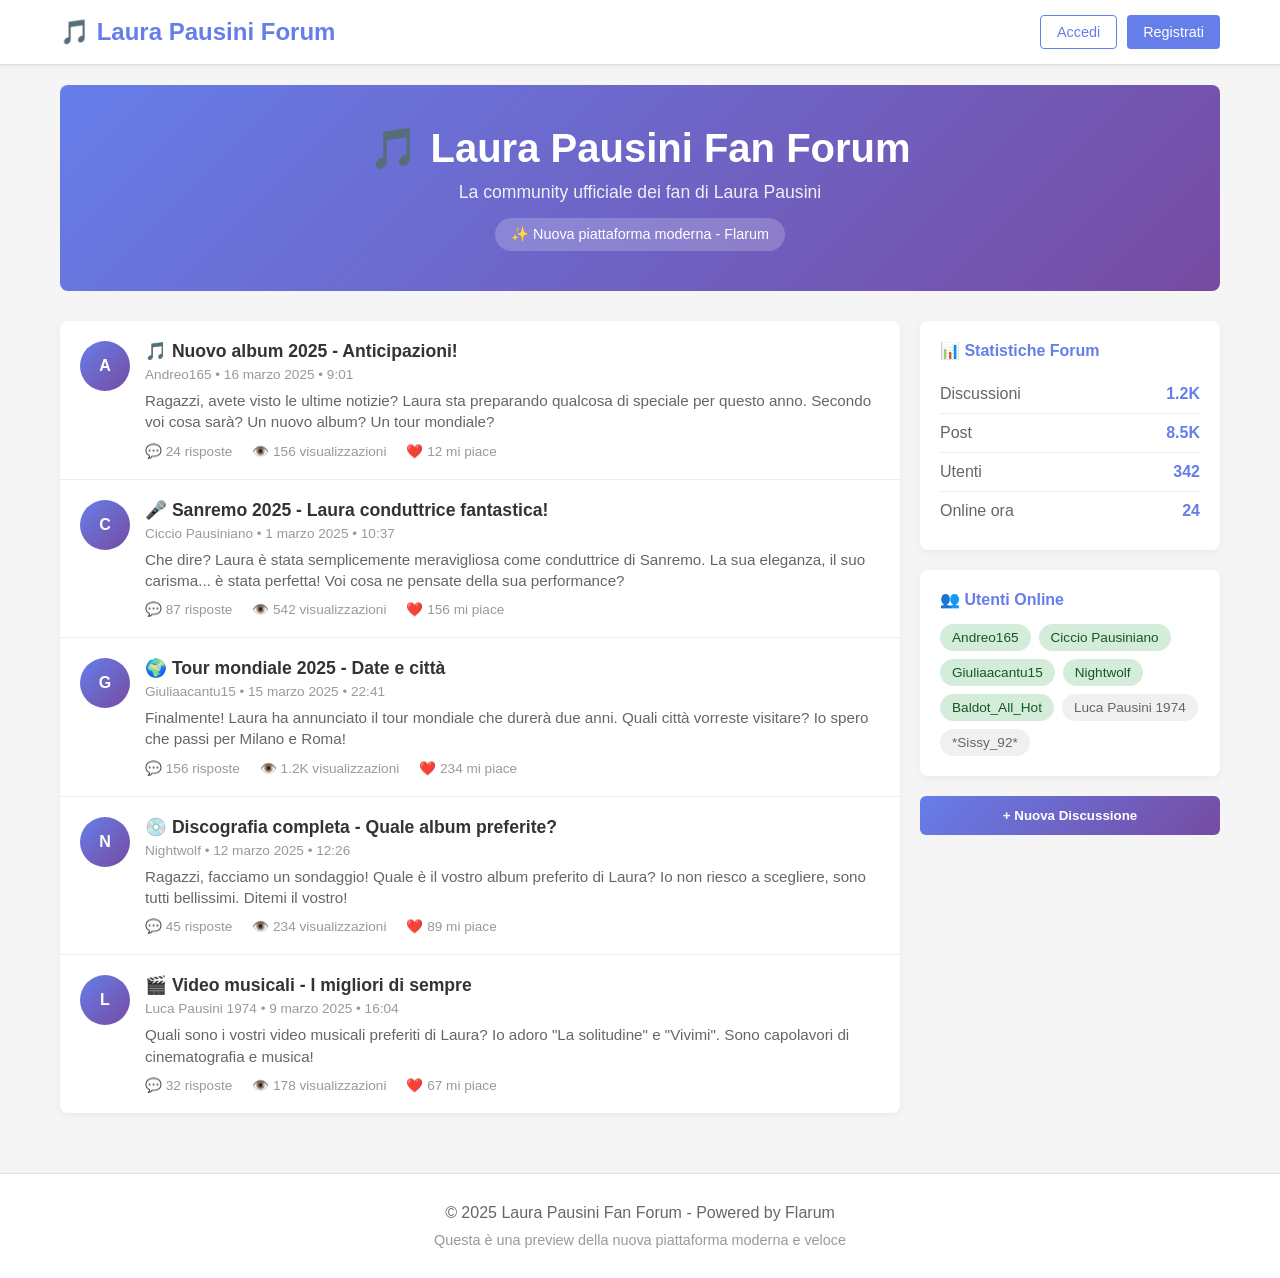
<file: forum-migration/public/index.html>
<!DOCTYPE html>
<html lang="it">
<head>
    <meta charset="UTF-8">
    <meta name="viewport" content="width=device-width, initial-scale=1.0">
    <title>Laura Pausini Fan Forum - Flarum</title>
    <style>
        * {
            margin: 0;
            padding: 0;
            box-sizing: border-box;
        }
        
        body {
            font-family: -apple-system, BlinkMacSystemFont, 'Segoe UI', Roboto, sans-serif;
            background: #f5f5f5;
            color: #333;
        }
        
        .navbar {
            background: white;
            border-bottom: 1px solid #ddd;
            padding: 15px 0;
            position: sticky;
            top: 0;
            z-index: 100;
            box-shadow: 0 2px 4px rgba(0,0,0,0.05);
        }
        
        .navbar-content {
            max-width: 1200px;
            margin: 0 auto;
            padding: 0 20px;
            display: flex;
            justify-content: space-between;
            align-items: center;
        }
        
        .logo {
            font-size: 1.5em;
            font-weight: bold;
            color: #667eea;
        }
        
        .nav-buttons {
            display: flex;
            gap: 10px;
        }
        
        .btn-small {
            padding: 8px 16px;
            border-radius: 4px;
            border: none;
            cursor: pointer;
            font-size: 0.9em;
        }
        
        .btn-login {
            background: white;
            color: #667eea;
            border: 1px solid #667eea;
        }
        
        .btn-signup {
            background: #667eea;
            color: white;
        }
        
        .container {
            max-width: 1200px;
            margin: 0 auto;
            padding: 20px;
        }
        
        .hero {
            background: linear-gradient(135deg, #667eea 0%, #764ba2 100%);
            color: white;
            padding: 40px;
            border-radius: 8px;
            margin-bottom: 30px;
            text-align: center;
        }
        
        .hero h1 {
            font-size: 2.5em;
            margin-bottom: 10px;
        }
        
        .hero p {
            font-size: 1.1em;
            opacity: 0.9;
        }
        
        .badge {
            display: inline-block;
            background: rgba(255,255,255,0.2);
            color: white;
            padding: 8px 16px;
            border-radius: 20px;
            font-size: 0.9em;
            margin-top: 15px;
        }
        
        .main-content {
            display: grid;
            grid-template-columns: 1fr 300px;
            gap: 20px;
        }
        
        .discussions {
            background: white;
            border-radius: 8px;
            overflow: hidden;
            box-shadow: 0 2px 8px rgba(0,0,0,0.05);
        }
        
        .discussion-item {
            padding: 20px;
            border-bottom: 1px solid #eee;
            display: flex;
            gap: 15px;
            transition: background 0.2s;
            cursor: pointer;
        }
        
        .discussion-item:hover {
            background: #f9f9f9;
        }
        
        .discussion-item:last-child {
            border-bottom: none;
        }
        
        .avatar {
            width: 50px;
            height: 50px;
            border-radius: 50%;
            background: linear-gradient(135deg, #667eea 0%, #764ba2 100%);
            display: flex;
            align-items: center;
            justify-content: center;
            color: white;
            font-weight: bold;
            flex-shrink: 0;
        }
        
        .discussion-content {
            flex: 1;
        }
        
        .discussion-title {
            font-size: 1.1em;
            font-weight: 600;
            color: #333;
            margin-bottom: 5px;
        }
        
        .discussion-meta {
            font-size: 0.85em;
            color: #999;
            margin-bottom: 8px;
        }
        
        .discussion-excerpt {
            color: #666;
            font-size: 0.95em;
            line-height: 1.4;
        }
        
        .discussion-stats {
            display: flex;
            gap: 20px;
            margin-top: 10px;
            font-size: 0.85em;
            color: #999;
        }
        
        .sidebar {
            display: flex;
            flex-direction: column;
            gap: 20px;
        }
        
        .sidebar-box {
            background: white;
            border-radius: 8px;
            padding: 20px;
            box-shadow: 0 2px 8px rgba(0,0,0,0.05);
        }
        
        .sidebar-box h3 {
            color: #667eea;
            margin-bottom: 15px;
            font-size: 1em;
        }
        
        .stat-item {
            display: flex;
            justify-content: space-between;
            padding: 10px 0;
            border-bottom: 1px solid #eee;
        }
        
        .stat-item:last-child {
            border-bottom: none;
        }
        
        .stat-label {
            color: #666;
        }
        
        .stat-value {
            font-weight: bold;
            color: #667eea;
        }
        
        .btn-new-discussion {
            background: linear-gradient(135deg, #667eea 0%, #764ba2 100%);
            color: white;
            border: none;
            padding: 12px 20px;
            border-radius: 6px;
            cursor: pointer;
            font-weight: 600;
            width: 100%;
        }
        
        .btn-new-discussion:hover {
            opacity: 0.9;
        }
        
        .online-users {
            display: flex;
            flex-wrap: wrap;
            gap: 8px;
        }
        
        .user-badge {
            background: #f0f0f0;
            padding: 6px 12px;
            border-radius: 20px;
            font-size: 0.85em;
            color: #666;
        }
        
        .user-badge.online {
            background: #d4edda;
            color: #155724;
        }
        
        footer {
            background: white;
            border-top: 1px solid #ddd;
            padding: 30px 0;
            margin-top: 40px;
            text-align: center;
            color: #666;
        }
        
        @media (max-width: 768px) {
            .main-content {
                grid-template-columns: 1fr;
            }
            
            .navbar-content {
                flex-direction: column;
                gap: 15px;
            }
            
            .hero h1 {
                font-size: 1.8em;
            }
        }
    </style>
</head>
<body>
    <div class="navbar">
        <div class="navbar-content">
            <div class="logo">🎵 Laura Pausini Forum</div>
            <div class="nav-buttons">
                <button class="btn-small btn-login">Accedi</button>
                <button class="btn-small btn-signup">Registrati</button>
            </div>
        </div>
    </div>
    
    <div class="container">
        <div class="hero">
            <h1>🎵 Laura Pausini Fan Forum</h1>
            <p>La community ufficiale dei fan di Laura Pausini</p>
            <span class="badge">✨ Nuova piattaforma moderna - Flarum</span>
        </div>
        
        <div class="main-content">
            <div class="discussions">
                <!-- Discussione 1 -->
                <div class="discussion-item">
                    <div class="avatar">A</div>
                    <div class="discussion-content">
                        <div class="discussion-title">🎵 Nuovo album 2025 - Anticipazioni!</div>
                        <div class="discussion-meta">Andreo165 • 16 marzo 2025 • 9:01</div>
                        <div class="discussion-excerpt">Ragazzi, avete visto le ultime notizie? Laura sta preparando qualcosa di speciale per questo anno. Secondo voi cosa sarà? Un nuovo album? Un tour mondiale?</div>
                        <div class="discussion-stats">
                            <span>💬 24 risposte</span>
                            <span>👁️ 156 visualizzazioni</span>
                            <span>❤️ 12 mi piace</span>
                        </div>
                    </div>
                </div>
                
                <!-- Discussione 2 -->
                <div class="discussion-item">
                    <div class="avatar">C</div>
                    <div class="discussion-content">
                        <div class="discussion-title">🎤 Sanremo 2025 - Laura conduttrice fantastica!</div>
                        <div class="discussion-meta">Ciccio Pausiniano • 1 marzo 2025 • 10:37</div>
                        <div class="discussion-excerpt">Che dire? Laura è stata semplicemente meravigliosa come conduttrice di Sanremo. La sua eleganza, il suo carisma... è stata perfetta! Voi cosa ne pensate della sua performance?</div>
                        <div class="discussion-stats">
                            <span>💬 87 risposte</span>
                            <span>👁️ 542 visualizzazioni</span>
                            <span>❤️ 156 mi piace</span>
                        </div>
                    </div>
                </div>
                
                <!-- Discussione 3 -->
                <div class="discussion-item">
                    <div class="avatar">G</div>
                    <div class="discussion-content">
                        <div class="discussion-title">🌍 Tour mondiale 2025 - Date e città</div>
                        <div class="discussion-meta">Giuliaacantu15 • 15 marzo 2025 • 22:41</div>
                        <div class="discussion-excerpt">Finalmente! Laura ha annunciato il tour mondiale che durerà due anni. Quali città vorreste visitare? Io spero che passi per Milano e Roma!</div>
                        <div class="discussion-stats">
                            <span>💬 156 risposte</span>
                            <span>👁️ 1.2K visualizzazioni</span>
                            <span>❤️ 234 mi piace</span>
                        </div>
                    </div>
                </div>
                
                <!-- Discussione 4 -->
                <div class="discussion-item">
                    <div class="avatar">N</div>
                    <div class="discussion-content">
                        <div class="discussion-title">💿 Discografia completa - Quale album preferite?</div>
                        <div class="discussion-meta">Nightwolf • 12 marzo 2025 • 12:26</div>
                        <div class="discussion-excerpt">Ragazzi, facciamo un sondaggio! Quale è il vostro album preferito di Laura? Io non riesco a scegliere, sono tutti bellissimi. Ditemi il vostro!</div>
                        <div class="discussion-stats">
                            <span>💬 45 risposte</span>
                            <span>👁️ 234 visualizzazioni</span>
                            <span>❤️ 89 mi piace</span>
                        </div>
                    </div>
                </div>
                
                <!-- Discussione 5 -->
                <div class="discussion-item">
                    <div class="avatar">L</div>
                    <div class="discussion-content">
                        <div class="discussion-title">🎬 Video musicali - I migliori di sempre</div>
                        <div class="discussion-meta">Luca Pausini 1974 • 9 marzo 2025 • 16:04</div>
                        <div class="discussion-excerpt">Quali sono i vostri video musicali preferiti di Laura? Io adoro "La solitudine" e "Vivimi". Sono capolavori di cinematografia e musica!</div>
                        <div class="discussion-stats">
                            <span>💬 32 risposte</span>
                            <span>👁️ 178 visualizzazioni</span>
                            <span>❤️ 67 mi piace</span>
                        </div>
                    </div>
                </div>
            </div>
            
            <div class="sidebar">
                <div class="sidebar-box">
                    <h3>📊 Statistiche Forum</h3>
                    <div class="stat-item">
                        <span class="stat-label">Discussioni</span>
                        <span class="stat-value">1.2K</span>
                    </div>
                    <div class="stat-item">
                        <span class="stat-label">Post</span>
                        <span class="stat-value">8.5K</span>
                    </div>
                    <div class="stat-item">
                        <span class="stat-label">Utenti</span>
                        <span class="stat-value">342</span>
                    </div>
                    <div class="stat-item">
                        <span class="stat-label">Online ora</span>
                        <span class="stat-value">24</span>
                    </div>
                </div>
                
                <div class="sidebar-box">
                    <h3>👥 Utenti Online</h3>
                    <div class="online-users">
                        <div class="user-badge online">Andreo165</div>
                        <div class="user-badge online">Ciccio Pausiniano</div>
                        <div class="user-badge online">Giuliaacantu15</div>
                        <div class="user-badge online">Nightwolf</div>
                        <div class="user-badge online">Baldot_All_Hot</div>
                        <div class="user-badge">Luca Pausini 1974</div>
                        <div class="user-badge">*Sissy_92*</div>
                    </div>
                </div>
                
                <button class="btn-new-discussion">+ Nuova Discussione</button>
            </div>
        </div>
    </div>
    
    <footer>
        <p>© 2025 Laura Pausini Fan Forum - Powered by Flarum</p>
        <p style="margin-top: 10px; font-size: 0.9em; color: #999;">Questa è una preview della nuova piattaforma moderna e veloce</p>
    </footer>
</body>
</html>
</file>
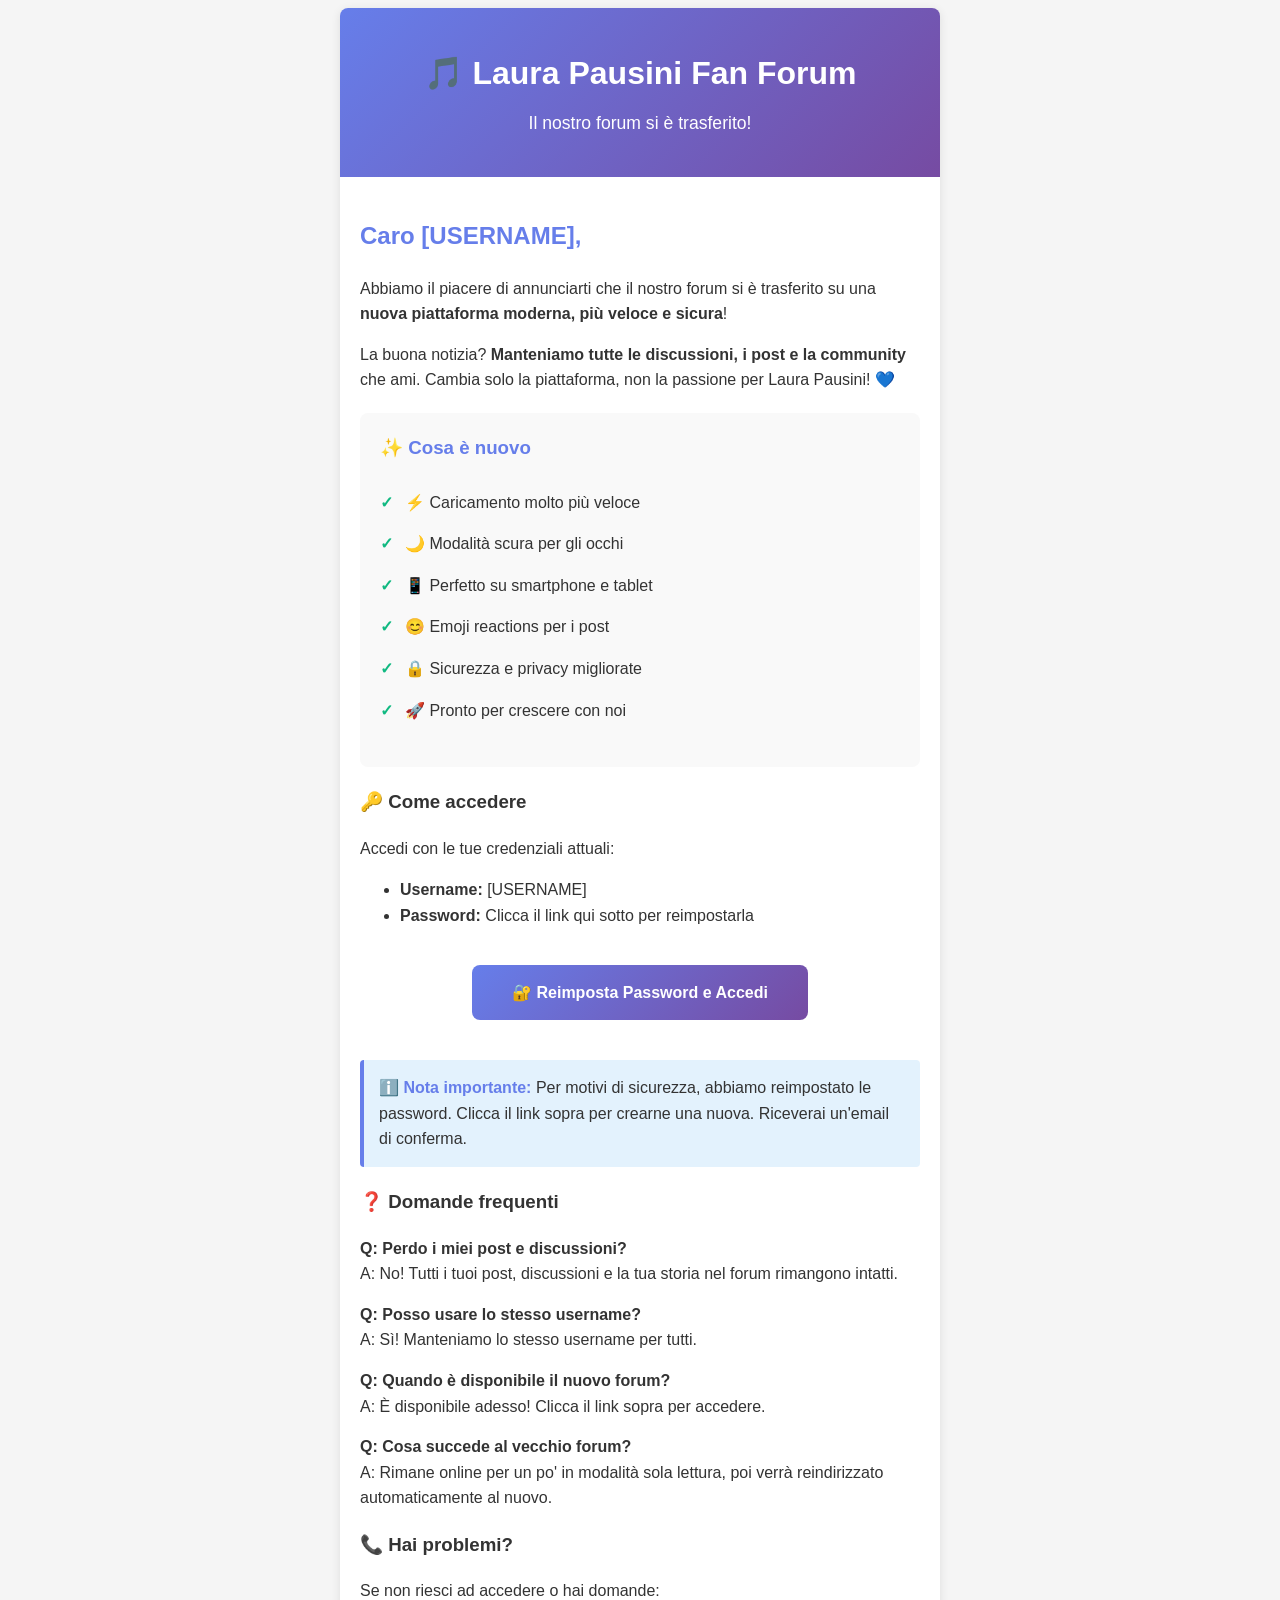
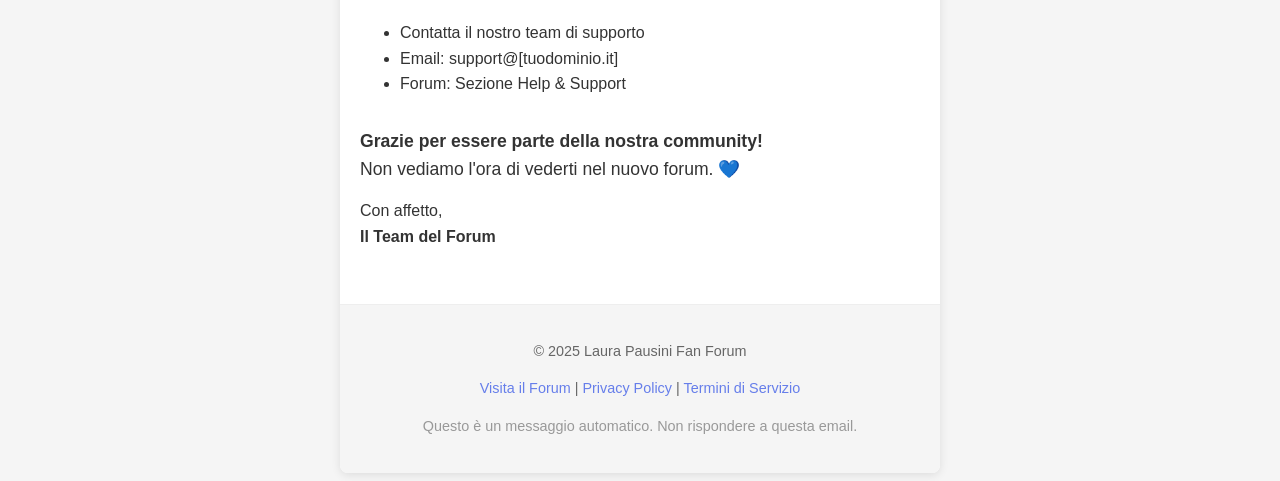
<file: forum-migration/email-template.html>
<!DOCTYPE html>
<html lang="it">
<head>
    <meta charset="UTF-8">
    <meta name="viewport" content="width=device-width, initial-scale=1.0">
    <title>Il nostro forum si è trasferito!</title>
    <style>
        body {
            font-family: -apple-system, BlinkMacSystemFont, 'Segoe UI', Roboto, sans-serif;
            line-height: 1.6;
            color: #333;
            background: #f5f5f5;
        }
        .container {
            max-width: 600px;
            margin: 0 auto;
            background: white;
            border-radius: 8px;
            overflow: hidden;
            box-shadow: 0 2px 10px rgba(0,0,0,0.1);
        }
        .header {
            background: linear-gradient(135deg, #667eea 0%, #764ba2 100%);
            color: white;
            padding: 40px 20px;
            text-align: center;
        }
        .header h1 {
            margin: 0;
            font-size: 2em;
        }
        .content {
            padding: 40px 20px;
        }
        .content h2 {
            color: #667eea;
            margin-top: 0;
        }
        .content p {
            margin: 15px 0;
        }
        .features {
            background: #f9f9f9;
            padding: 20px;
            border-radius: 8px;
            margin: 20px 0;
        }
        .features h3 {
            color: #667eea;
            margin-top: 0;
        }
        .features ul {
            list-style: none;
            padding: 0;
        }
        .features li {
            padding: 8px 0;
            padding-left: 25px;
            position: relative;
        }
        .features li:before {
            content: "✓";
            position: absolute;
            left: 0;
            color: #10b981;
            font-weight: bold;
        }
        .cta-button {
            display: inline-block;
            background: linear-gradient(135deg, #667eea 0%, #764ba2 100%);
            color: white;
            padding: 15px 40px;
            text-decoration: none;
            border-radius: 8px;
            font-weight: bold;
            margin: 20px 0;
            text-align: center;
        }
        .cta-button:hover {
            opacity: 0.9;
        }
        .info-box {
            background: #e3f2fd;
            border-left: 4px solid #667eea;
            padding: 15px;
            margin: 20px 0;
            border-radius: 4px;
        }
        .info-box strong {
            color: #667eea;
        }
        .footer {
            background: #f5f5f5;
            padding: 20px;
            text-align: center;
            font-size: 0.9em;
            color: #666;
            border-top: 1px solid #eee;
        }
        .footer a {
            color: #667eea;
            text-decoration: none;
        }
    </style>
</head>
<body>
    <div class="container">
        <div class="header">
            <h1>🎵 Laura Pausini Fan Forum</h1>
            <p style="margin: 10px 0 0 0; font-size: 1.1em;">Il nostro forum si è trasferito!</p>
        </div>
        
        <div class="content">
            <h2>Caro [USERNAME],</h2>
            
            <p>Abbiamo il piacere di annunciarti che il nostro forum si è trasferito su una <strong>nuova piattaforma moderna, più veloce e sicura</strong>!</p>
            
            <p>La buona notizia? <strong>Manteniamo tutte le discussioni, i post e la community</strong> che ami. Cambia solo la piattaforma, non la passione per Laura Pausini! 💙</p>
            
            <div class="features">
                <h3>✨ Cosa è nuovo</h3>
                <ul>
                    <li>⚡ Caricamento molto più veloce</li>
                    <li>🌙 Modalità scura per gli occhi</li>
                    <li>📱 Perfetto su smartphone e tablet</li>
                    <li>😊 Emoji reactions per i post</li>
                    <li>🔒 Sicurezza e privacy migliorate</li>
                    <li>🚀 Pronto per crescere con noi</li>
                </ul>
            </div>
            
            <h3>🔑 Come accedere</h3>
            
            <p>Accedi con le tue credenziali attuali:</p>
            <ul>
                <li><strong>Username:</strong> [USERNAME]</li>
                <li><strong>Password:</strong> Clicca il link qui sotto per reimpostarla</li>
            </ul>
            
            <div style="text-align: center;">
                <a href="[RESET_PASSWORD_LINK]" class="cta-button">
                    🔐 Reimposta Password e Accedi
                </a>
            </div>
            
            <div class="info-box">
                <strong>ℹ️ Nota importante:</strong> Per motivi di sicurezza, abbiamo reimpostato le password. Clicca il link sopra per crearne una nuova. Riceverai un'email di conferma.
            </div>
            
            <h3>❓ Domande frequenti</h3>
            
            <p><strong>Q: Perdo i miei post e discussioni?</strong><br>
            A: No! Tutti i tuoi post, discussioni e la tua storia nel forum rimangono intatti.</p>
            
            <p><strong>Q: Posso usare lo stesso username?</strong><br>
            A: Sì! Manteniamo lo stesso username per tutti.</p>
            
            <p><strong>Q: Quando è disponibile il nuovo forum?</strong><br>
            A: È disponibile adesso! Clicca il link sopra per accedere.</p>
            
            <p><strong>Q: Cosa succede al vecchio forum?</strong><br>
            A: Rimane online per un po' in modalità sola lettura, poi verrà reindirizzato automaticamente al nuovo.</p>
            
            <h3>📞 Hai problemi?</h3>
            
            <p>Se non riesci ad accedere o hai domande:</p>
            <ul>
                <li>Contatta il nostro team di supporto</li>
                <li>Email: support@[tuodominio.it]</li>
                <li>Forum: Sezione Help & Support</li>
            </ul>
            
            <p style="margin-top: 30px; font-size: 1.1em;">
                <strong>Grazie per essere parte della nostra community!</strong><br>
                Non vediamo l'ora di vederti nel nuovo forum. 💙
            </p>
            
            <p>Con affetto,<br>
            <strong>Il Team del Forum</strong></p>
        </div>
        
        <div class="footer">
            <p>© 2025 Laura Pausini Fan Forum</p>
            <p>
                <a href="[FORUM_URL]">Visita il Forum</a> | 
                <a href="[PRIVACY_URL]">Privacy Policy</a> | 
                <a href="[TERMS_URL]">Termini di Servizio</a>
            </p>
            <p style="margin-top: 15px; color: #999;">
                Questo è un messaggio automatico. Non rispondere a questa email.
            </p>
        </div>
    </div>
</body>
</html>
</file>
